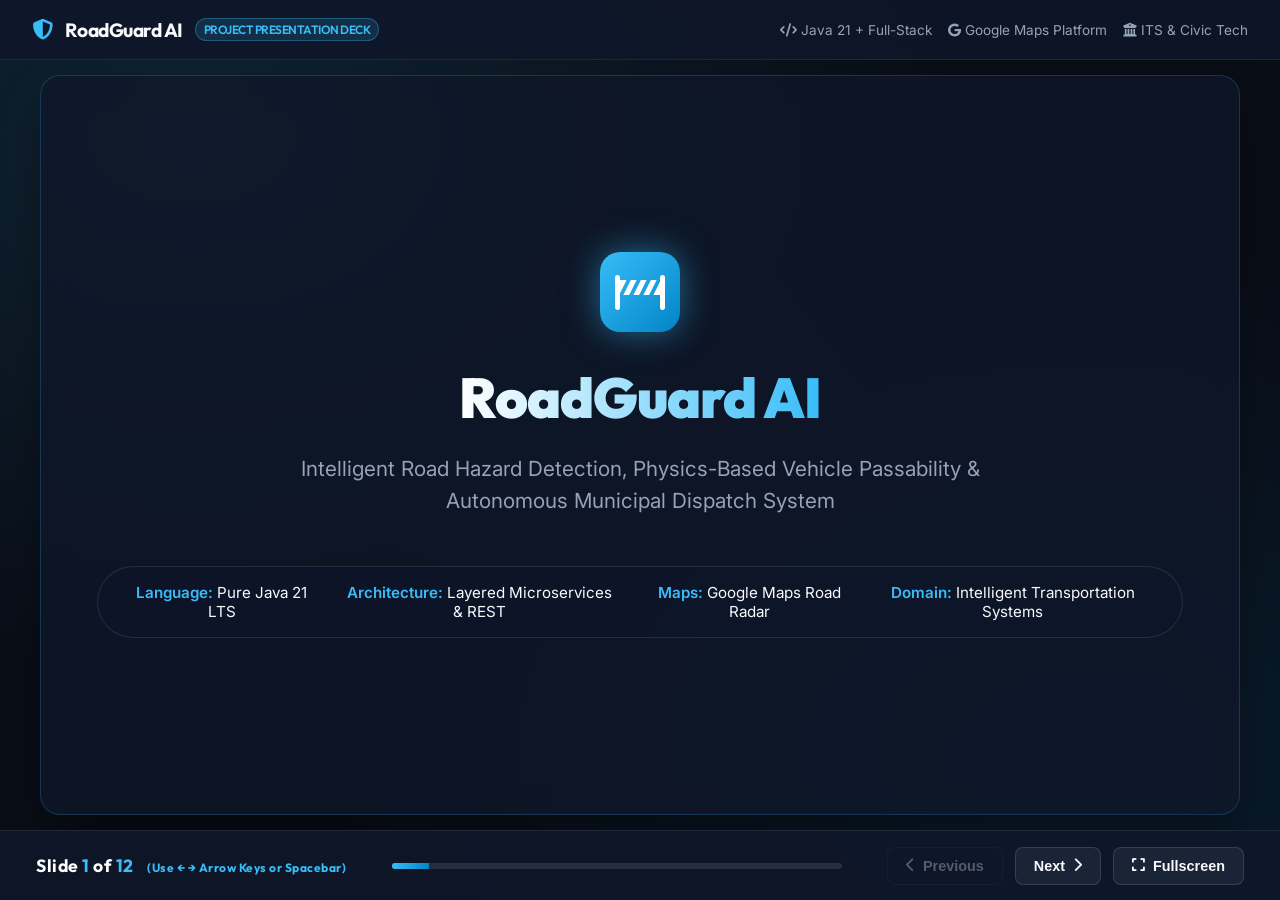
<file: presentation.html>
<!DOCTYPE html>
<html lang="en">
<head>
    <meta charset="UTF-8">
    <meta name="viewport" content="width=device-width, initial-scale=1.0">
    <title>RoadGuard AI — Project Presentation Deck</title>
    <link rel="preconnect" href="https://fonts.googleapis.com">
    <link rel="preconnect" href="https://fonts.gstatic.com" crossorigin>
    <link href="https://fonts.googleapis.com/css2?family=Outfit:wght@400;600;700;800;900&family=Inter:wght@300;400;500;600;700&family=JetBrains+Mono:wght@400;600&display=swap" rel="stylesheet">
    <link rel="stylesheet" href="https://cdnjs.cloudflare.com/ajax/libs/font-awesome/6.5.1/css/all.min.css">
    <style>
        :root {
            --bg-dark: #090d16;
            --surface-dark: rgba(15, 23, 42, 0.75);
            --card-border: rgba(56, 189, 248, 0.2);
            --primary-cyan: #38bdf8;
            --primary-blue: #0284c7;
            --accent-amber: #f59e0b;
            --accent-emerald: #10b981;
            --accent-rose: #f43f5e;
            --text-main: #f8fafc;
            --text-muted: #94a3b8;
            --font-heading: 'Outfit', sans-serif;
            --font-body: 'Inter', sans-serif;
            --font-mono: 'JetBrains Mono', monospace;
        }

        * {
            box-sizing: border-box;
            margin: 0;
            padding: 0;
        }

        body {
            background-color: var(--bg-dark);
            background-image: 
                radial-gradient(at 15% 15%, rgba(56, 189, 248, 0.12) 0px, transparent 50%),
                radial-gradient(at 85% 85%, rgba(2, 132, 199, 0.12) 0px, transparent 50%);
            color: var(--text-main);
            font-family: var(--font-body);
            min-height: 100vh;
            display: flex;
            flex-direction: column;
            overflow: hidden;
            user-select: none;
        }

        /* Top Header Bar */
        .pres-header {
            height: 60px;
            padding: 0 32px;
            display: flex;
            align-items: center;
            justify-content: space-between;
            background: rgba(15, 23, 42, 0.85);
            backdrop-filter: blur(12px);
            border-bottom: 1px solid rgba(255, 255, 255, 0.08);
            z-index: 100;
        }

        .pres-brand {
            display: flex;
            align-items: center;
            gap: 12px;
            font-family: var(--font-heading);
            font-size: 1.2rem;
            font-weight: 700;
            letter-spacing: -0.5px;
        }

        .pres-brand i {
            color: var(--primary-cyan);
            font-size: 1.3rem;
        }

        .deck-badge {
            font-size: 0.75rem;
            padding: 3px 8px;
            background: rgba(56, 189, 248, 0.15);
            color: var(--primary-cyan);
            border: 1px solid rgba(56, 189, 248, 0.3);
            border-radius: 9999px;
            text-transform: uppercase;
            font-weight: 600;
        }

        .pres-meta {
            display: flex;
            align-items: center;
            gap: 16px;
            color: var(--text-muted);
            font-size: 0.85rem;
        }

        /* Slide Container */
        .slides-viewport {
            flex: 1;
            position: relative;
            display: flex;
            align-items: center;
            justify-content: center;
            padding: 24px;
            overflow: hidden;
        }

        .slide {
            position: absolute;
            width: 100%;
            max-width: 1200px;
            height: calc(100vh - 160px);
            background: var(--surface-dark);
            backdrop-filter: blur(16px);
            border: 1px solid var(--card-border);
            border-radius: 20px;
            padding: 44px 56px;
            display: none;
            flex-direction: column;
            box-shadow: 0 25px 50px -12px rgba(0, 0, 0, 0.5);
            opacity: 0;
            transform: scale(0.97) translateY(10px);
            transition: all 0.35s cubic-bezier(0.16, 1, 0.3, 1);
            overflow-y: auto;
        }

        .slide.active {
            display: flex;
            opacity: 1;
            transform: scale(1) translateY(0);
        }

        /* Slide Typography */
        .slide-tag {
            font-size: 0.8rem;
            font-weight: 700;
            text-transform: uppercase;
            letter-spacing: 1.5px;
            color: var(--primary-cyan);
            margin-bottom: 8px;
            display: flex;
            align-items: center;
            gap: 8px;
        }

        .slide-title {
            font-family: var(--font-heading);
            font-size: 2.3rem;
            font-weight: 800;
            line-height: 1.15;
            margin-bottom: 24px;
            color: #ffffff;
            letter-spacing: -0.5px;
        }

        .slide-title span {
            color: var(--primary-cyan);
        }

        .slide-content {
            flex: 1;
            font-size: 1.05rem;
            line-height: 1.6;
            color: #cbd5e1;
        }

        /* Grid Cards inside Slides */
        .grid-2 {
            display: grid;
            grid-template-columns: 1fr 1fr;
            gap: 24px;
        }

        .grid-3 {
            display: grid;
            grid-template-columns: repeat(3, 1fr);
            gap: 20px;
        }

        .grid-4 {
            display: grid;
            grid-template-columns: repeat(4, 1fr);
            gap: 16px;
        }

        .glass-card {
            background: rgba(30, 41, 59, 0.6);
            border: 1px solid rgba(255, 255, 255, 0.08);
            border-radius: 14px;
            padding: 24px;
            display: flex;
            flex-direction: column;
            gap: 10px;
        }

        .glass-card h4 {
            font-family: var(--font-heading);
            font-size: 1.15rem;
            color: #f8fafc;
            display: flex;
            align-items: center;
            gap: 10px;
        }

        .glass-card p, .glass-card ul {
            font-size: 0.95rem;
            color: #94a3b8;
            line-height: 1.5;
        }

        .glass-card ul {
            padding-left: 20px;
        }

        .glass-card li {
            margin-bottom: 6px;
        }

        /* Tables inside Slides */
        .pres-table {
            width: 100%;
            border-collapse: collapse;
            font-size: 0.92rem;
            margin-top: 12px;
        }

        .pres-table th, .pres-table td {
            padding: 12px 14px;
            text-align: left;
            border-bottom: 1px solid rgba(255, 255, 255, 0.08);
        }

        .pres-table th {
            background: rgba(15, 23, 42, 0.8);
            color: var(--primary-cyan);
            font-family: var(--font-heading);
            font-weight: 700;
        }

        .pres-table tr:hover td {
            background: rgba(56, 189, 248, 0.05);
        }

        .badge-danger {
            background: rgba(244, 63, 94, 0.2);
            color: var(--accent-rose);
            border: 1px solid var(--accent-rose);
            padding: 2px 8px;
            border-radius: 4px;
            font-weight: 700;
            font-size: 0.75rem;
        }

        .badge-warn {
            background: rgba(245, 158, 11, 0.2);
            color: var(--accent-amber);
            border: 1px solid var(--accent-amber);
            padding: 2px 8px;
            border-radius: 4px;
            font-weight: 700;
            font-size: 0.75rem;
        }

        .badge-safe {
            background: rgba(16, 185, 129, 0.2);
            color: var(--accent-emerald);
            border: 1px solid var(--accent-emerald);
            padding: 2px 8px;
            border-radius: 4px;
            font-weight: 700;
            font-size: 0.75rem;
        }

        /* Formula Box */
        .formula-box {
            background: #0f172a;
            border-left: 4px solid var(--primary-cyan);
            padding: 16px 20px;
            border-radius: 0 10px 10px 0;
            font-family: var(--font-mono);
            font-size: 0.95rem;
            color: #38bdf8;
            margin: 12px 0;
            box-shadow: inset 0 2px 4px rgba(0,0,0,0.4);
        }

        /* Title Slide Layout */
        .title-slide-container {
            display: flex;
            flex-direction: column;
            justify-content: center;
            align-items: center;
            text-align: center;
            height: 100%;
            gap: 20px;
        }

        .title-slide-logo {
            width: 80px;
            height: 80px;
            background: linear-gradient(135deg, var(--primary-cyan), var(--primary-blue));
            border-radius: 20px;
            display: flex;
            align-items: center;
            justify-content: center;
            font-size: 2.5rem;
            color: #fff;
            box-shadow: 0 0 35px rgba(56, 189, 248, 0.5);
            margin-bottom: 10px;
        }

        .title-main {
            font-family: var(--font-heading);
            font-size: 3.5rem;
            font-weight: 900;
            letter-spacing: -1px;
            background: linear-gradient(to right, #ffffff, #38bdf8);
            -webkit-background-clip: text;
            -webkit-text-fill-color: transparent;
        }

        .title-sub {
            font-size: 1.3rem;
            color: #94a3b8;
            max-width: 800px;
            line-height: 1.5;
        }

        .title-meta-box {
            display: flex;
            gap: 32px;
            margin-top: 30px;
            padding: 16px 36px;
            background: rgba(15, 23, 42, 0.6);
            border: 1px solid rgba(255, 255, 255, 0.1);
            border-radius: 9999px;
            font-size: 0.95rem;
        }

        .t-item span {
            color: var(--primary-cyan);
            font-weight: 600;
        }

        /* Bottom Controls Bar */
        .pres-footer {
            height: 70px;
            background: rgba(15, 23, 42, 0.9);
            border-top: 1px solid rgba(255, 255, 255, 0.08);
            display: flex;
            align-items: center;
            justify-content: space-between;
            padding: 0 36px;
            z-index: 100;
        }

        .slide-counter {
            font-family: var(--font-heading);
            font-size: 1.1rem;
            font-weight: 700;
            color: #ffffff;
            letter-spacing: 0.5px;
        }

        .slide-counter span {
            color: var(--primary-cyan);
        }

        .progress-bar-container {
            flex: 1;
            max-width: 450px;
            height: 6px;
            background: rgba(255, 255, 255, 0.1);
            border-radius: 9999px;
            overflow: hidden;
            margin: 0 30px;
        }

        .progress-bar-fill {
            height: 100%;
            background: linear-gradient(to right, var(--primary-cyan), var(--primary-blue));
            width: 8.33%;
            transition: width 0.3s ease;
        }

        .btn-controls {
            display: flex;
            gap: 12px;
        }

        .btn-ctrl {
            background: rgba(30, 41, 59, 0.8);
            border: 1px solid rgba(255, 255, 255, 0.12);
            color: #f8fafc;
            padding: 10px 18px;
            border-radius: 8px;
            font-size: 0.9rem;
            font-weight: 600;
            cursor: pointer;
            display: flex;
            align-items: center;
            gap: 8px;
            transition: all 0.2s;
        }

        .btn-ctrl:hover {
            background: var(--primary-blue);
            border-color: var(--primary-cyan);
        }

        .btn-ctrl:disabled {
            opacity: 0.3;
            cursor: not-allowed;
            background: transparent;
        }

        .key-hint {
            font-size: 0.75rem;
            color: var(--text-muted);
            margin-left: 10px;
        }
    </style>
</head>
<body>

    <!-- Header -->
    <header class="pres-header">
        <div class="pres-brand">
            <i class="fa-solid fa-shield-halved"></i>
            <span>RoadGuard AI</span>
            <span class="deck-badge">Project Presentation Deck</span>
        </div>
        <div class="pres-meta">
            <span><i class="fa-solid fa-code text-cyan"></i> Java 21 + Full-Stack</span>
            <span><i class="fa-brands fa-google text-cyan"></i> Google Maps Platform</span>
            <span><i class="fa-solid fa-building-columns text-cyan"></i> ITS & Civic Tech</span>
        </div>
    </header>

    <!-- Slides Viewport -->
    <main class="slides-viewport">

        <!-- Slide 1: Title -->
        <div class="slide active" id="slide-1">
            <div class="title-slide-container">
                <div class="title-slide-logo">
                    <i class="fa-solid fa-road-barrier"></i>
                </div>
                <h1 class="title-main">RoadGuard AI</h1>
                <p class="title-sub">
                    Intelligent Road Hazard Detection, Physics-Based Vehicle Passability & Autonomous Municipal Dispatch System
                </p>
                <div class="title-meta-box">
                    <div class="t-item"><span>Language:</span> Pure Java 21 LTS</div>
                    <div class="t-item"><span>Architecture:</span> Layered Microservices & REST</div>
                    <div class="t-item"><span>Maps:</span> Google Maps Road Radar</div>
                    <div class="t-item"><span>Domain:</span> Intelligent Transportation Systems</div>
                </div>
            </div>
        </div>

        <!-- Slide 2: Problem Statement -->
        <div class="slide" id="slide-2">
            <div class="slide-tag"><i class="fa-solid fa-triangle-exclamation"></i> The Challenge</div>
            <h2 class="slide-title">Problem Statement & <span>Real-World Motivation</span></h2>
            <div class="slide-content">
                <div class="grid-2">
                    <div class="glass-card">
                        <h4><i class="fa-solid fa-car-burst text-rose"></i> The Urban Hazard Epidemic</h4>
                        <ul>
                            <li>Rapid infrastructure degradation creates acute craters, waterlogged sinkholes, and jagged trenches.</li>
                            <li>Thousands of accidents and vehicle breakdowns happen daily due to unmapped road obstacles.</li>
                            <li>Standard GPS apps (Google Maps, Waze) alert for traffic slowdowns, but <strong>never warn about underbody road obstacles</strong>.</li>
                        </ul>
                    </div>
                    <div class="glass-card">
                        <h4><i class="fa-solid fa-motorcycle text-amber"></i> The Vehicle Clearance Gap</h4>
                        <ul>
                            <li><strong>Sedans & Hatchbacks (160–165mm):</strong> Suffer oil sump fractures, bumper shearing, and subframe misalignment.</li>
                            <li><strong>Two-Wheelers:</strong> Face sudden front-wheel entrapment and catastrophic rider rollover when depth exceeds 8–10 cm.</li>
                            <li><strong>SUVs:</strong> Pass safely over hazards that would total a standard low-slung passenger vehicle.</li>
                        </ul>
                    </div>
                    <div class="glass-card" style="grid-column: span 2;">
                        <h4><i class="fa-solid fa-hourglass-half text-cyan"></i> The Municipal Reporting Bottleneck</h4>
                        <p>Citizens rarely report road damage due to tedious manual bureaucracy. As a result, municipal agencies (NHAI, BBMP, PWD) remain unaware of hazardous sinkholes until major accidents occur.</p>
                    </div>
                </div>
            </div>
        </div>

        <!-- Slide 3: Proposed Solution -->
        <div class="slide" id="slide-3">
            <div class="slide-tag"><i class="fa-solid fa-lightbulb"></i> The Innovation</div>
            <h2 class="slide-title">Proposed Solution: <span>RoadGuard AI</span></h2>
            <div class="slide-content">
                <div class="grid-4">
                    <div class="glass-card">
                        <h4><i class="fa-solid fa-camera-retro text-cyan"></i> 1. Road Vision Scanner</h4>
                        <p>Simulates computer vision scanning from driver dashcams, estimating pothole depth, diameter, and classification.</p>
                    </div>
                    <div class="glass-card">
                        <h4><i class="fa-solid fa-calculator text-emerald"></i> 2. Passability Physics</h4>
                        <p>Calculates dynamic suspension compression, speed factors, and ground clearance margins for specific cars & bikes.</p>
                    </div>
                    <div class="glass-card">
                        <h4><i class="fa-solid fa-location-crosshairs text-amber"></i> 3. Google Maps Radar</h4>
                        <p>Integrates browser GPS to detect and visualize the 6 closest road segments with instant color-coded safety pins.</p>
                    </div>
                    <div class="glass-card">
                        <h4><i class="fa-solid fa-file-invoice text-rose"></i> 4. Municipal Dispatch</h4>
                        <p>Automatically triggers SLA repair tickets (24h Emergency / 48h Priority) directly to road authorities with official tracking IDs.</p>
                    </div>
                </div>
            </div>
        </div>

        <!-- Slide 4: System Architecture -->
        <div class="slide" id="slide-4">
            <div class="slide-tag"><i class="fa-solid fa-sitemap"></i> High-Level Architecture</div>
            <h2 class="slide-title">End-to-End <span>System Architecture</span></h2>
            <div class="slide-content">
                <table class="pres-table">
                    <thead>
                        <tr>
                            <th>Layer</th>
                            <th>Components / Classes</th>
                            <th>Technology</th>
                            <th>Responsibilities</th>
                        </tr>
                    </thead>
                    <tbody>
                        <tr>
                            <td><strong>Backend Core</strong></td>
                            <td><code>VehiclePassabilityService</code>, <code>RoadSafetyService</code>, <code>PotholeDetectionService</code></td>
                            <td>Java 21 LTS</td>
                            <td>Dynamic suspension math, Haversine geospatial calculations, hazard indexing</td>
                        </tr>
                        <tr>
                            <td><strong>Server & REST API</strong></td>
                            <td><code>RoadGuardServer</code>, <code>HttpUtils</code></td>
                            <td><code>com.sun.net.httpserver</code></td>
                            <td>Lightweight embedded HTTP server; zero bulky servlet container overhead</td>
                        </tr>
                        <tr>
                            <td><strong>Geospatial Radar</strong></td>
                            <td>Google Maps JavaScript API + Leaflet fallback</td>
                            <td>Google Cloud Platform</td>
                            <td>Pins 6 closest roads, computes bounds, updates interactive markers</td>
                        </tr>
                        <tr>
                            <td><strong>Frontend Client</strong></td>
                            <td><code>index.html</code>, <code>styles.css</code>, <code>app.js</code></td>
                            <td>HTML5 / CSS3 / Vanilla JS</td>
                            <td>Dark-mode glassmorphic dashboard, audio speech alerts, camera feed</td>
                        </tr>
                        <tr>
                            <td><strong>Cloud Bridge</strong></td>
                            <td><code>api/index.js</code>, <code>vercel.json</code></td>
                            <td>Serverless Node.js API</td>
                            <td>Enables 1-click cloud deployments without dedicated VPS requirements</td>
                        </tr>
                    </tbody>
                </table>
            </div>
        </div>

        <!-- Slide 5: Mathematical Foundations -->
        <div class="slide" id="slide-5">
            <div class="slide-tag"><i class="fa-solid fa-square-root-variable"></i> Formulations</div>
            <h2 class="slide-title">Mathematical & <span>Physical Modeling</span></h2>
            <div class="slide-content">
                <div class="grid-2">
                    <div class="glass-card">
                        <h4><i class="fa-solid fa-globe text-cyan"></i> 1. Haversine Great-Circle Distance</h4>
                        <p>Used to find the closest roads from GPS coordinate (φ1, λ1) to road center (φ2, λ2):</p>
                        <div class="formula-box">
                            a = sin²(Δφ/2) + cos(φ1)·cos(φ2)·sin²(Δλ/2)<br>
                            c = 2 · atan2(√a, √(1-a))<br>
                            Distance = R · c  (R = 6,371 km)
                        </div>
                    </div>
                    <div class="glass-card">
                        <h4><i class="fa-solid fa-arrows-up-down text-emerald"></i> 2. Dynamic Suspension Sag</h4>
                        <p>Accounts for vehicle weight transfer and approach velocity:</p>
                        <div class="formula-box">
                            Sag = min(85mm, (Depth × 0.35) × (Weight/1500) × K_stiff × F_speed)<br>
                            Effective Clearance = GC - Depth - (Sag × 0.5)
                        </div>
                    </div>
                    <div class="glass-card" style="grid-column: span 2;">
                        <h4><i class="fa-solid fa-gauge-high text-amber"></i> 3. Pothole Severity Index (PSI)</h4>
                        <div class="formula-box">
                            PSI = min(99, (Depth_cm × 3.8) + (Diameter_cm × 0.35) + WaterLoggedBonus)
                        </div>
                        <p style="font-size: 0.85rem; color: #94a3b8;">If PSI &ge; 70%, the hazard is automatically escalated to an emergency municipal dispatch ticket.</p>
                    </div>
                </div>
            </div>
        </div>

        <!-- Slide 6: Key Java Files -->
        <div class="slide" id="slide-6">
            <div class="slide-tag"><i class="fa-solid fa-code"></i> Implementation Details</div>
            <h2 class="slide-title">Core Java Modules & <span>Design Patterns</span></h2>
            <div class="slide-content">
                <div class="grid-3">
                    <div class="glass-card">
                        <h4><code>VehiclePassabilityService</code></h4>
                        <p><strong>Physics Engine:</strong> Evaluates ground clearance, calculates rim bend probability, shock absorber wear, and estimated repair cost in ₹ INR.</p>
                    </div>
                    <div class="glass-card">
                        <h4><code>RoadSafetyService</code></h4>
                        <p><strong>Spatial Engine:</strong> Catalogs 12 road segments across Bengaluru, executes the Haversine algorithm, and delivers the 6 nearest road corridors.</p>
                    </div>
                    <div class="glass-card">
                        <h4><code>PotholeDetectionService</code></h4>
                        <p><strong>Hazard Repository:</strong> Ingests road anomalies, classifies depth & diameter, and triggers automated municipal escalation.</p>
                    </div>
                    <div class="glass-card">
                        <h4><code>RoadGuardServer</code></h4>
                        <p><strong>Embedded Microservice:</strong> Uses <code>HttpServer</code> to route requests for vehicles, roads, passability evaluations, and dispatches.</p>
                    </div>
                    <div class="glass-card">
                        <h4><code>AuthorityReportingService</code></h4>
                        <p><strong>Civic Dispatch:</strong> Formats official tickets for NHAI, BBMP, and PWD with auto-generated SLA resolution deadlines.</p>
                    </div>
                    <div class="glass-card">
                        <h4><code>Domain Models</code></h4>
                        <p><code>Vehicle</code>, <code>RoadSegment</code>, <code>Pothole</code>, <code>PassabilityResult</code>, and <code>DispatchReport</code> encapsulate OOP entities.</p>
                    </div>
                </div>
            </div>
        </div>

        <!-- Slide 7: Feature Walkthrough - Passability -->
        <div class="slide" id="slide-7">
            <div class="slide-tag"><i class="fa-solid fa-car-side"></i> Feature Walkthrough</div>
            <h2 class="slide-title">Interactive <span>"Can My Vehicle Cross?"</span></h2>
            <div class="slide-content">
                <div class="grid-2">
                    <div class="glass-card">
                        <h4><i class="fa-solid fa-list-check text-cyan"></i> Step 1: Vehicle Selection</h4>
                        <ul>
                            <li>Pre-configured database of top Indian cars & two-wheelers (Thar, Fortuner, Creta, Nexon, City, Swift, Classic 350, Activa).</li>
                            <li>Instant auto-fill of factory specifications (Ground clearance, curb weight, suspension stiffness).</li>
                            <li>Custom vehicle inputs supported for modified rides.</li>
                        </ul>
                    </div>
                    <div class="glass-card">
                        <h4><i class="fa-solid fa-satellite text-emerald"></i> Step 2: GPS Road Radar</h4>
                        <ul>
                            <li>Single-click <strong>"Turn On My Location"</strong> button.</li>
                            <li>Google Maps automatically focuses on your location and queries the <strong>6 closest roads</strong>.</li>
                            <li>Color-coded badges (Green = Safe, Yellow = Caution, Red = Hazardous).</li>
                        </ul>
                    </div>
                    <div class="glass-card" style="grid-column: span 2;">
                        <h4><i class="fa-solid fa-chart-line text-amber"></i> Step 3: Instant Physics-Based Decision</h4>
                        <p>Delivers an instant verdict (Passable, Warning, or Impassable), estimated safe crossings, rim bend risk (%), dynamic sag (mm), and potential repair cost (₹).</p>
                    </div>
                </div>
            </div>
        </div>

        <!-- Slide 8: Experimental Results -->
        <div class="slide" id="slide-8">
            <div class="slide-tag"><i class="fa-solid fa-square-poll-vertical"></i> Simulation Results</div>
            <h2 class="slide-title">Vehicle Passability <span>Evaluation Matrix</span></h2>
            <div class="slide-content">
                <p style="font-size: 0.9rem; margin-bottom: 12px; color: var(--text-muted);">
                    Benchmark test against a <strong>14.5 cm (145 mm) deep crater</strong> on Outer Ring Road:
                </p>
                <table class="pres-table">
                    <thead>
                        <tr>
                            <th>Vehicle Model</th>
                            <th>Category</th>
                            <th>Ground Clearance</th>
                            <th>Dynamic Sag</th>
                            <th>Buffer Margin</th>
                            <th>Verdict</th>
                            <th>Est. Repair</th>
                        </tr>
                    </thead>
                    <tbody>
                        <tr>
                            <td><strong>Mahindra Thar</strong></td>
                            <td>4x4 SUV</td>
                            <td>226 mm</td>
                            <td>28 mm</td>
                            <td><span class="badge-safe">+67.0 mm</span></td>
                            <td><span class="badge-safe">SAFE TO CROSS</span></td>
                            <td>₹0</td>
                        </tr>
                        <tr>
                            <td><strong>Hyundai Creta</strong></td>
                            <td>Compact SUV</td>
                            <td>190 mm</td>
                            <td>34 mm</td>
                            <td><span class="badge-safe">+28.0 mm</span></td>
                            <td><span class="badge-safe">PASSABLE (Slow down)</span></td>
                            <td>₹2,500</td>
                        </tr>
                        <tr>
                            <td><strong>Honda City</strong></td>
                            <td>Sedan</td>
                            <td>165 mm</td>
                            <td>41 mm</td>
                            <td><span class="badge-warn">-0.5 mm</span></td>
                            <td><span class="badge-warn">SCRAPE RISK</span></td>
                            <td>₹19,500</td>
                        </tr>
                        <tr>
                            <td><strong>Maruti Swift</strong></td>
                            <td>Hatchback</td>
                            <td>163 mm</td>
                            <td>48 mm</td>
                            <td><span class="badge-danger">-6.0 mm</span></td>
                            <td><span class="badge-danger">IMPASSABLE (Sump Crack)</span></td>
                            <td>₹45,000</td>
                        </tr>
                        <tr>
                            <td><strong>Honda Activa 6G</strong></td>
                            <td>Scooter</td>
                            <td>162 mm</td>
                            <td>N/A</td>
                            <td><span class="badge-danger">&gt; 50% wheel radius</span></td>
                            <td><span class="badge-danger">CRITICAL ROLLOVER</span></td>
                            <td>₹18,000 + Injury</td>
                        </tr>
                    </tbody>
                </table>
            </div>
        </div>

        <!-- Slide 9: Municipal Authority Integration -->
        <div class="slide" id="slide-9">
            <div class="slide-tag"><i class="fa-solid fa-landmark"></i> Civic Technology</div>
            <h2 class="slide-title">Autonomous <span>Municipal Dispatching</span></h2>
            <div class="slide-content">
                <div class="grid-2">
                    <div class="glass-card">
                        <h4><i class="fa-solid fa-paper-plane text-cyan"></i> Automated Ticket Routing</h4>
                        <ul>
                            <li><strong>National Highways (NHAI):</strong> Outer Ring Road & Expressways.</li>
                            <li><strong>Municipal Corporations (BBMP):</strong> Major arterial zones & ward streets.</li>
                            <li><strong>State Public Works (PWD):</strong> State highways & bypass corridors.</li>
                        </ul>
                    </div>
                    <div class="glass-card">
                        <h4><i class="fa-solid fa-clock text-amber"></i> Enforced SLA Resolution Times</h4>
                        <ul>
                            <li><strong>Emergency (24 Hours):</strong> Depth &gt; 10 cm, critical rollover risk.</li>
                            <li><strong>Priority (48 Hours):</strong> Medium depth craters, edge breaks.</li>
                            <li><strong>Routine (7 Days):</strong> Minor surface spalls and rumble ripples.</li>
                        </ul>
                    </div>
                    <div class="glass-card" style="grid-column: span 2;">
                        <h4><i class="fa-solid fa-check-double text-emerald"></i> Live Citizen Transparency Console</h4>
                        <p>Commuters can view public dispatch tickets with tracking codes (e.g. <code>NHAI-KA-BLR-2026-9481</code>), providing complete transparency into civic repair workflows.</p>
                    </div>
                </div>
            </div>
        </div>

        <!-- Slide 10: Comparative Advantage -->
        <div class="slide" id="slide-10">
            <div class="slide-tag"><i class="fa-solid fa-scale-balanced"></i> Benchmark</div>
            <h2 class="slide-title">Competitive & <span>Technical Advantage</span></h2>
            <div class="slide-content">
                <table class="pres-table">
                    <thead>
                        <tr>
                            <th>Capability</th>
                            <th>Traditional Navigation (Google Maps)</th>
                            <th>Crowdsourced Apps (Waze)</th>
                            <th>RoadGuard AI (Ours)</th>
                        </tr>
                    </thead>
                    <tbody>
                        <tr>
                            <td>Traffic Congestion Alerts</td>
                            <td><span class="badge-safe">YES</span></td>
                            <td><span class="badge-safe">YES</span></td>
                            <td><span class="badge-safe">YES</span></td>
                        </tr>
                        <tr>
                            <td>Pothole Dimensional Sizing</td>
                            <td><span class="badge-danger">NO</span></td>
                            <td><span class="badge-warn">Pin Only</span></td>
                            <td><span class="badge-safe">Depth & Diameter (cm)</span></td>
                        </tr>
                        <tr>
                            <td>Vehicle-Specific Passability</td>
                            <td><span class="badge-danger">NO</span></td>
                            <td><span class="badge-danger">NO</span></td>
                            <td><span class="badge-safe">YES (Physics Simulation)</span></td>
                        </tr>
                        <tr>
                            <td>Dynamic Suspension Sag Math</td>
                            <td><span class="badge-danger">NO</span></td>
                            <td><span class="badge-danger">NO</span></td>
                            <td><span class="badge-safe">YES (Weight/Speed)</span></td>
                        </tr>
                        <tr>
                            <td>Automated Municipal Dispatch</td>
                            <td><span class="badge-danger">NO</span></td>
                            <td><span class="badge-danger">NO</span></td>
                            <td><span class="badge-safe">YES (24h/48h SLAs)</span></td>
                        </tr>
                    </tbody>
                </table>
            </div>
        </div>

        <!-- Slide 11: Future Scope -->
        <div class="slide" id="slide-11">
            <div class="slide-tag"><i class="fa-solid fa-compass"></i> Roadmap</div>
            <h2 class="slide-title">Future Scope & <span>Commercialization</span></h2>
            <div class="slide-content">
                <div class="grid-3">
                    <div class="glass-card">
                        <h4><i class="fa-solid fa-microchip text-cyan"></i> Edge AI Deployment</h4>
                        <p>Port inference models to Raspberry Pi 5 or NVIDIA Jetson for embedded dashcams with low-latency offline edge inference.</p>
                    </div>
                    <div class="glass-card">
                        <h4><i class="fa-solid fa-plug text-emerald"></i> OBD-II CAN Bus Sync</h4>
                        <p>Stream real-time vehicle speed and vertical accelerometer (Z-axis G-force) spikes directly from the vehicle's diagnostic port.</p>
                    </div>
                    <div class="glass-card">
                        <h4><i class="fa-solid fa-tower-broadcast text-amber"></i> Smart City Integration</h4>
                        <p>Direct webhooks into Municipal GIS command centers and automated work-order generation for road repair contractors.</p>
                    </div>
                </div>
            </div>
        </div>

        <!-- Slide 12: Conclusion -->
        <div class="slide" id="slide-12">
            <div class="title-slide-container">
                <div class="title-slide-logo" style="background: linear-gradient(135deg, var(--accent-emerald), var(--primary-cyan));">
                    <i class="fa-solid fa-circle-check"></i>
                </div>
                <h1 class="title-main" style="font-size: 2.8rem;">Conclusion & Summary</h1>
                <p class="title-sub" style="font-size: 1.1rem; max-width: 750px;">
                    <strong>RoadGuard AI</strong> pioneers the convergence of Java microservices, applied geospatial mathematics, and vehicle physics to transform passive commuters into active road safety guardians.
                </p>
                <div class="title-meta-box" style="margin-top: 10px;">
                    <div class="t-item"><span>Status:</span> Fully Functional & Tested</div>
                    <div class="t-item"><span>Live URL:</span> http://localhost:8090/</div>
                    <div class="t-item"><span>GitHub:</span> github.com/Jeswin44/roadview</div>
                </div>
                <h3 style="margin-top: 20px; font-family: var(--font-heading); color: #ffffff;">Thank You! Questions & Discussion</h3>
            </div>
        </div>

    </main>

    <!-- Footer Navigation Controls -->
    <footer class="pres-footer">
        <div class="slide-counter">
            Slide <span id="currentSlideNum">1</span> of <span id="totalSlidesNum">12</span>
            <span class="key-hint">(Use &larr; &rarr; Arrow Keys or Spacebar)</span>
        </div>

        <div class="progress-bar-container">
            <div class="progress-bar-fill" id="progressFill"></div>
        </div>

        <div class="btn-controls">
            <button class="btn-ctrl" id="btnPrevSlide" disabled><i class="fa-solid fa-chevron-left"></i> Previous</button>
            <button class="btn-ctrl" id="btnNextSlide">Next <i class="fa-solid fa-chevron-right"></i></button>
            <button class="btn-ctrl" id="btnFullscreen"><i class="fa-solid fa-expand"></i> Fullscreen</button>
        </div>
    </footer>

    <script>
        let currentSlide = 1;
        const totalSlides = 12;

        const slides = document.querySelectorAll('.slide');
        const currentSlideNum = document.getElementById('currentSlideNum');
        const progressFill = document.getElementById('progressFill');
        const btnPrev = document.getElementById('btnPrevSlide');
        const btnNext = document.getElementById('btnNextSlide');
        const btnFullscreen = document.getElementById('btnFullscreen');

        function showSlide(index) {
            if (index < 1) index = 1;
            if (index > totalSlides) index = totalSlides;

            slides.forEach((s, idx) => {
                if (idx + 1 === index) {
                    s.classList.add('active');
                } else {
                    s.classList.remove('active');
                }
            });

            currentSlide = index;
            currentSlideNum.textContent = currentSlide;
            progressFill.style.width = ((currentSlide / totalSlides) * 100) + '%';

            btnPrev.disabled = (currentSlide === 1);
            btnNext.disabled = (currentSlide === totalSlides);
        }

        btnPrev.addEventListener('click', () => showSlide(currentSlide - 1));
        btnNext.addEventListener('click', () => showSlide(currentSlide + 1));

        document.addEventListener('keydown', (e) => {
            if (e.key === 'ArrowRight' || e.key === ' ' || e.key === 'PageDown') {
                showSlide(currentSlide + 1);
            } else if (e.key === 'ArrowLeft' || e.key === 'PageUp') {
                showSlide(currentSlide - 1);
            } else if (e.key === 'Home') {
                showSlide(1);
            } else if (e.key === 'End') {
                showSlide(totalSlides);
            } else if (e.key === 'f' || e.key === 'F') {
                toggleFullScreen();
            }
        });

        function toggleFullScreen() {
            if (!document.fullscreenElement) {
                document.documentElement.requestFullscreen().catch(err => console.log(err));
            } else {
                if (document.exitFullscreen) {
                    document.exitFullscreen();
                }
            }
        }

        btnFullscreen.addEventListener('click', toggleFullScreen);
    </script>
</body>
</html>
</file>
